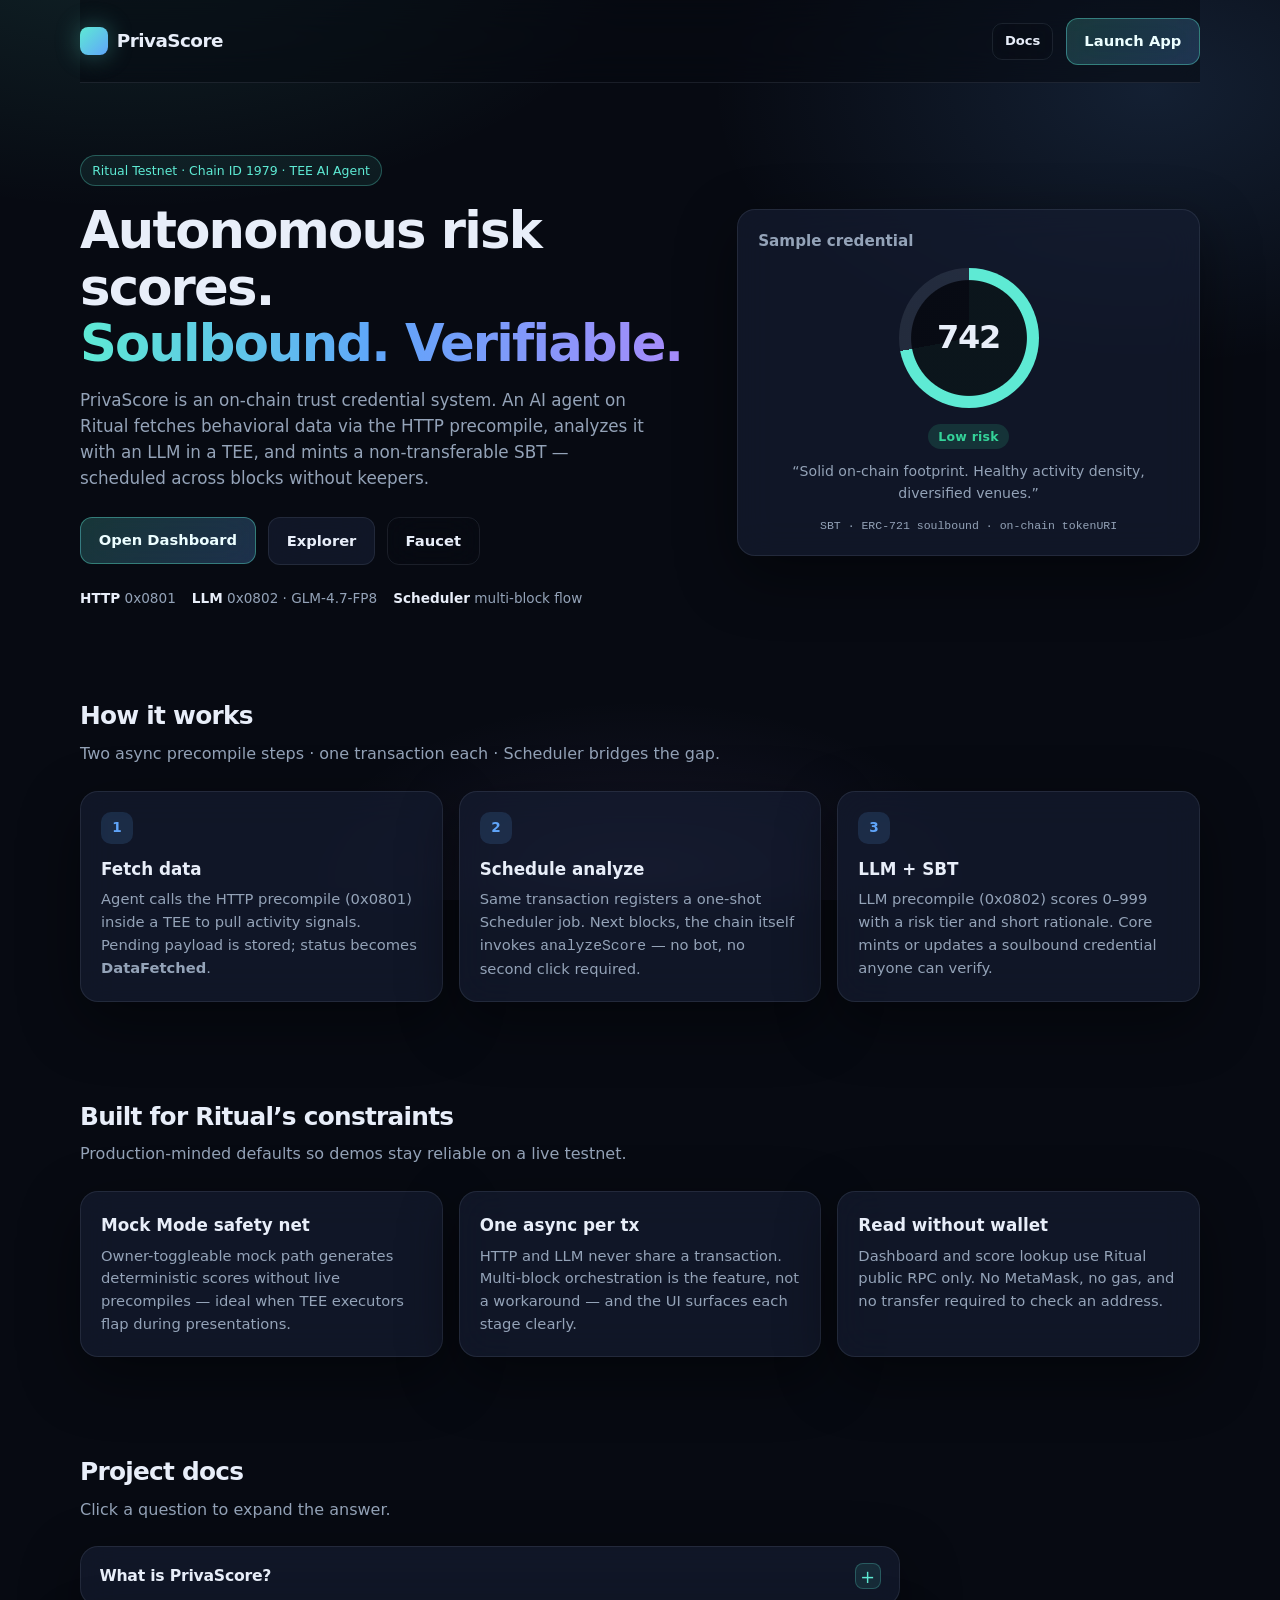
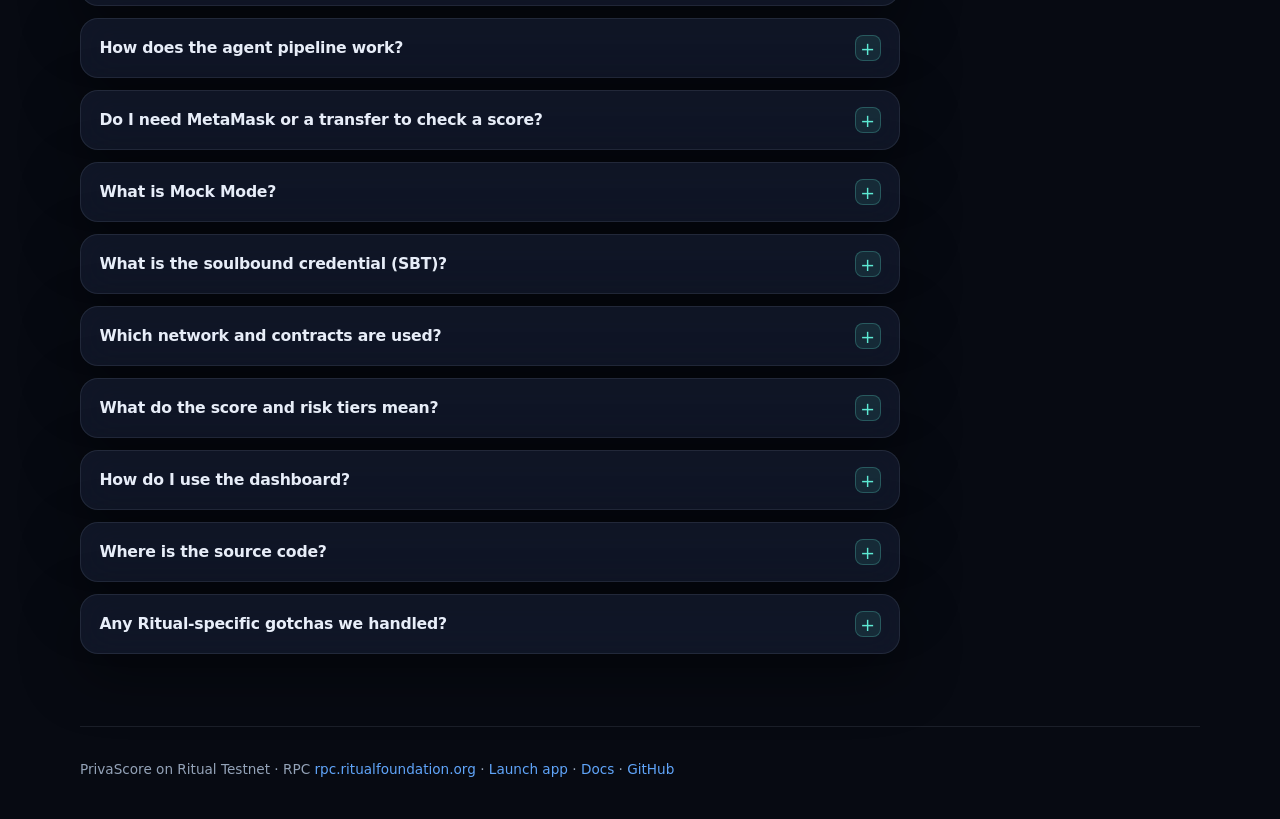
<file: frontend/index.html>
<!DOCTYPE html>
<html lang="en">
  <head>
    <meta charset="UTF-8" />
    <meta name="viewport" content="width=device-width, initial-scale=1" />
    <meta
      name="description"
      content="PrivaScore — autonomous on-chain risk & trust credentials powered by Ritual AI precompiles."
    />
    <title>PrivaScore · Ritual Testnet</title>
    <link rel="stylesheet" href="css/style.css" />
  </head>
  <body>
    <div class="container">
      <nav class="nav" aria-label="Primary">
        <div class="logo">
          <span class="logo-mark" aria-hidden="true"></span>
          PrivaScore
        </div>
        <div class="nav-actions">
          <a class="btn btn-ghost btn-sm" href="#docs">Docs</a>
          <a class="btn btn-primary" href="app.html">Launch App</a>
        </div>
      </nav>

      <header class="hero">
        <div>
          <div class="badge">Ritual Testnet · Chain ID 1979 · TEE AI Agent</div>
          <h1>
            Autonomous risk scores.<br />
            <span>Soulbound. Verifiable.</span>
          </h1>
          <p class="lead">
            PrivaScore is an on-chain trust credential system. An AI agent on Ritual fetches
            behavioral data via the HTTP precompile, analyzes it with an LLM in a TEE, and
            mints a non-transferable SBT — scheduled across blocks without keepers.
          </p>
          <div class="cta-row">
            <a class="btn btn-primary" href="app.html">Open Dashboard</a>
            <a class="btn" href="https://explorer.ritualfoundation.org" target="_blank" rel="noopener">Explorer</a>
            <a class="btn btn-ghost" href="https://faucet.ritualfoundation.org" target="_blank" rel="noopener">Faucet</a>
          </div>
          <div class="meta-row">
            <span><strong>HTTP</strong> 0x0801</span>
            <span><strong>LLM</strong> 0x0802 · GLM-4.7-FP8</span>
            <span><strong>Scheduler</strong> multi-block flow</span>
          </div>
        </div>
        <aside class="glass preview-card" aria-label="Sample credential">
          <h3>Sample credential</h3>
          <div class="score-ring" style="--p: 74">
            <strong>742</strong>
          </div>
          <div style="text-align: center; margin-bottom: 0.75rem">
            <span class="tier-pill tier-low">Low risk</span>
          </div>
          <p class="muted" style="font-size: 0.88rem; text-align: center">
            “Solid on-chain footprint. Healthy activity density, diversified venues.”
          </p>
          <p class="muted mono" style="font-size: 0.72rem; text-align: center; margin-top: 0.75rem">
            SBT · ERC-721 soulbound · on-chain tokenURI
          </p>
        </aside>
      </header>

      <section class="section">
        <h2>How it works</h2>
        <p class="sub">Two async precompile steps · one transaction each · Scheduler bridges the gap.</p>
        <div class="grid-3">
          <article class="glass step-card">
            <div class="step-num">1</div>
            <h3>Fetch data</h3>
            <p>
              Agent calls the HTTP precompile (0x0801) inside a TEE to pull activity signals.
              Pending payload is stored; status becomes <strong>DataFetched</strong>.
            </p>
          </article>
          <article class="glass step-card">
            <div class="step-num">2</div>
            <h3>Schedule analyze</h3>
            <p>
              Same transaction registers a one-shot Scheduler job. Next blocks, the chain
              itself invokes <code>analyzeScore</code> — no bot, no second click required.
            </p>
          </article>
          <article class="glass step-card">
            <div class="step-num">3</div>
            <h3>LLM + SBT</h3>
            <p>
              LLM precompile (0x0802) scores 0–999 with a risk tier and short rationale.
              Core mints or updates a soulbound credential anyone can verify.
            </p>
          </article>
        </div>
      </section>

      <section class="section">
        <h2>Built for Ritual’s constraints</h2>
        <p class="sub">Production-minded defaults so demos stay reliable on a live testnet.</p>
        <div class="grid-3">
          <article class="glass step-card">
            <h3>Mock Mode safety net</h3>
            <p>
              Owner-toggleable mock path generates deterministic scores without live precompiles —
              ideal when TEE executors flap during presentations.
            </p>
          </article>
          <article class="glass step-card">
            <h3>One async per tx</h3>
            <p>
              HTTP and LLM never share a transaction. Multi-block orchestration is the feature,
              not a workaround — and the UI surfaces each stage clearly.
            </p>
          </article>
          <article class="glass step-card">
            <h3>Read without wallet</h3>
            <p>
              Dashboard and score lookup use Ritual public RPC only. No MetaMask, no gas, and no
              transfer required to check an address.
            </p>
          </article>
        </div>
      </section>

      <section class="section docs-section" id="docs">
        <h2>Project docs</h2>
        <p class="sub">Click a question to expand the answer.</p>

        <div class="faq-list" role="list">
          <details class="faq-item glass" role="listitem">
            <summary>What is PrivaScore?</summary>
            <div class="faq-body">
              <p>
                PrivaScore is an on-chain risk &amp; trust scoring system built for
                <strong>Ritual Testnet</strong> (chain ID <strong>1979</strong>). It turns wallet
                activity signals into a score from <strong>0–999</strong>, a risk tier
                (Low / Medium / High), and a short reasoning string that anyone can verify.
              </p>
            </div>
          </details>

          <details class="faq-item glass" role="listitem">
            <summary>How does the agent pipeline work?</summary>
            <div class="faq-body">
              <p>The smart-contract agent is designed as a multi-step Ritual flow:</p>
              <ol>
                <li><strong>Fetch</strong> — HTTP precompile <code>0x0801</code> pulls external data in a TEE.</li>
                <li><strong>Schedule</strong> — Scheduler system contract queues the next step (no keeper bots).</li>
                <li><strong>Analyze</strong> — LLM precompile <code>0x0802</code> (model <code>zai-org/GLM-4.7-FP8</code>) returns score + tier + reasoning.</li>
                <li><strong>Settle</strong> — <code>PrivaScoreCore</code> records the result and mints/updates a soulbound SBT.</li>
              </ol>
              <p>
                Ritual allows only <strong>one short-running async precompile per transaction</strong>,
                so HTTP and LLM are never called in the same tx.
              </p>
            </div>
          </details>

          <details class="faq-item glass" role="listitem">
            <summary>Do I need MetaMask or a transfer to check a score?</summary>
            <div class="faq-body">
              <p>
                <strong>No.</strong> On the dashboard, paste any wallet address and click
                <strong>Check Score</strong>. Lookup is fully <strong>read-only</strong> over
                <code>https://rpc.ritualfoundation.org</code>. If you never connect a wallet, the app
                never sends a transaction and never spends gas.
              </p>
            </div>
          </details>

          <details class="faq-item glass" role="listitem">
            <summary>What is Mock Mode?</summary>
            <div class="faq-body">
              <p>
                Mock Mode is an owner-toggle on the agent contract. When enabled, HTTP/LLM precompiles
                are simulated on-chain with deterministic data so demos stay stable if TEE executors
                are flaky. Production demos can keep Mock Mode on as a safety net while still using
                real contracts, events, and SBT minting.
              </p>
            </div>
          </details>

          <details class="faq-item glass" role="listitem">
            <summary>What is the soulbound credential (SBT)?</summary>
            <div class="faq-body">
              <p>
                Each settled address can receive a non-transferable ERC-721 credential from
                <code>PrivaScoreCore</code>. Transfers, approvals, and sales are blocked. Metadata is
                returned via on-chain <code>tokenURI</code> (base64 JSON) so explorers can show score
                and tier without an off-chain metadata server.
              </p>
            </div>
          </details>

          <details class="faq-item glass" role="listitem">
            <summary>Which network and contracts are used?</summary>
            <div class="faq-body">
              <ul>
                <li><strong>Network:</strong> Ritual Testnet · Chain ID <code>1979</code></li>
                <li><strong>RPC:</strong> <code>https://rpc.ritualfoundation.org</code></li>
                <li><strong>Explorer:</strong> <a href="https://explorer.ritualfoundation.org" target="_blank" rel="noopener">explorer.ritualfoundation.org</a></li>
                <li><strong>Faucet:</strong> <a href="https://faucet.ritualfoundation.org" target="_blank" rel="noopener">faucet.ritualfoundation.org</a></li>
                <li><strong>PrivaScoreCore:</strong> <code class="mono break">0xcD3bDa961f452D35420042f5c05685Cad9DfDa33</code></li>
                <li><strong>PrivaScoreAgent:</strong> <code class="mono break">0x9f8A3Fd04bC40a593936B4dfD8798B89Ae1487c5</code></li>
                <li><strong>PrivaToken:</strong> <code class="mono break">0xd66a39bC33354EC20fC03673D3835eC5C50aE42d</code></li>
              </ul>
              <p>
                System contracts (pre-deployed on Ritual): Scheduler
                <code class="mono">0x56e776…D58B</code>, RitualWallet
                <code class="mono">0x532F0d…3948</code>, AsyncDelivery
                <code class="mono">0x5A1621…39F6</code>.
              </p>
            </div>
          </details>

          <details class="faq-item glass" role="listitem">
            <summary>What do the score and risk tiers mean?</summary>
            <div class="faq-body">
              <ul>
                <li><strong>Score:</strong> integer <code>0–999</code> (higher = stronger trust signals in the demo model).</li>
                <li><strong>Tier 0 · Low:</strong> typically score &lt; 333 — healthier activity profile.</li>
                <li><strong>Tier 1 · Medium:</strong> 333–665 — mixed behavioral signals.</li>
                <li><strong>Tier 2 · High:</strong> ≥ 666 — elevated anomaly / short-tenure risk.</li>
              </ul>
              <p>
                Tier thresholds are applied on-chain when parsing LLM or mock output. Reasoning is a
                short human-readable summary stored with the score record.
              </p>
            </div>
          </details>

          <details class="faq-item glass" role="listitem">
            <summary>How do I use the dashboard?</summary>
            <div class="faq-body">
              <ol>
                <li>Open the <a href="app.html">app dashboard</a>.</li>
                <li>Paste a wallet address, or click <strong>Use</strong> on the leaderboard.</li>
                <li>Click <strong>Check Score</strong> (or press Enter).</li>
                <li>Watch the 1 → 2 → 3 pipeline animation, then read the score, tier, and reasoning.</li>
              </ol>
              <p>
                Leaderboard mixes live on-chain settlements with sample rows for a fuller demo board.
                No wallet connection is required for lookup.
              </p>
            </div>
          </details>

          <details class="faq-item glass" role="listitem">
            <summary>Where is the source code?</summary>
            <div class="faq-body">
              <p>
                The full stack (Foundry contracts, tests, deploy scripts, and static frontend) lives on
                GitHub:
                <a href="https://github.com/ptc123456/privascore-ritual" target="_blank" rel="noopener">
                  github.com/ptc123456/privascore-ritual
                </a>.
              </p>
              <p>
                For Ritual developer references see
                <a href="https://docs.ritualfoundation.org" target="_blank" rel="noopener">docs.ritualfoundation.org</a>
                and the
                <a href="https://github.com/ritual-foundation/ritual-dapp-skills" target="_blank" rel="noopener">ritual-dapp-skills</a>
                repository.
              </p>
            </div>
          </details>

          <details class="faq-item glass" role="listitem">
            <summary>Any Ritual-specific gotchas we handled?</summary>
            <div class="faq-body">
              <ul>
                <li>Priority fee must be ≥ <strong>1 gwei</strong> or txs can vanish silently.</li>
                <li>Do not use <code>--legacy</code> transactions on Ritual.</li>
                <li><code>block.timestamp</code> is in <strong>milliseconds</strong> on Ritual.</li>
                <li>Precompile mocks must use <code>fallback</code> (avoid double ABI-encoding).</li>
                <li>LLM requests must include <code>convoHistory</code> (empty tuple is valid).</li>
                <li>AsyncDelivery callbacks must verify <code>msg.sender == AsyncDelivery</code>.</li>
              </ul>
            </div>
          </details>
        </div>
      </section>

      <footer class="footer">
        <p>
          PrivaScore on Ritual Testnet · RPC
          <a href="https://rpc.ritualfoundation.org">rpc.ritualfoundation.org</a>
          ·
          <a href="app.html">Launch app</a>
          ·
          <a href="#docs">Docs</a>
          ·
          <a href="https://github.com/ptc123456/privascore-ritual" target="_blank" rel="noopener">GitHub</a>
        </p>
      </footer>
    </div>
    <script>
      // Accordion: only one open FAQ at a time (optional UX polish)
      document.querySelectorAll(".faq-item").forEach((item) => {
        item.addEventListener("toggle", () => {
          if (!item.open) return;
          document.querySelectorAll(".faq-item").forEach((other) => {
            if (other !== item) other.open = false;
          });
        });
      });
    </script>
  </body>
</html>
</file>
<file: frontend/css/style.css>
:root {
  --bg: #070a12;
  --bg-elevated: rgba(16, 22, 38, 0.72);
  --bg-card: rgba(22, 30, 52, 0.65);
  --border: rgba(148, 163, 184, 0.14);
  --border-strong: rgba(99, 179, 237, 0.35);
  --text: #e8eef9;
  --muted: #94a3b8;
  --accent: #5eead4;
  --accent-2: #60a5fa;
  --accent-3: #a78bfa;
  --danger: #fb7185;
  --warn: #fbbf24;
  --ok: #34d399;
  --glass: blur(18px);
  --radius: 18px;
  --shadow: 0 20px 60px rgba(0, 0, 0, 0.45);
  --font: "Segoe UI", ui-sans-serif, system-ui, -apple-system, sans-serif;
  --mono: ui-monospace, "Cascadia Code", "SF Mono", Menlo, Consolas, monospace;
}

* { box-sizing: border-box; margin: 0; padding: 0; }
html { scroll-behavior: smooth; }
body {
  font-family: var(--font);
  background: var(--bg);
  color: var(--text);
  min-height: 100vh;
  line-height: 1.55;
  overflow-x: hidden;
}
body::before {
  content: "";
  position: fixed;
  inset: 0;
  z-index: -1;
  background:
    radial-gradient(900px 500px at 10% -10%, rgba(94, 234, 212, 0.12), transparent 60%),
    radial-gradient(800px 500px at 90% 10%, rgba(96, 165, 250, 0.14), transparent 55%),
    radial-gradient(700px 400px at 50% 100%, rgba(167, 139, 250, 0.1), transparent 50%),
    var(--bg);
}

a { color: var(--accent); text-decoration: none; }
a:hover { text-decoration: underline; }

.container { width: min(1120px, 92vw); margin: 0 auto; }

/* Nav */
.nav {
  display: flex;
  align-items: center;
  justify-content: space-between;
  padding: 1.1rem 0;
  position: sticky;
  top: 0;
  z-index: 20;
  backdrop-filter: var(--glass);
  background: rgba(7, 10, 18, 0.55);
  border-bottom: 1px solid var(--border);
}
.logo {
  font-weight: 700;
  letter-spacing: -0.03em;
  font-size: 1.15rem;
  display: flex;
  align-items: center;
  gap: 0.55rem;
}
.logo-mark {
  width: 28px; height: 28px; border-radius: 8px;
  background: linear-gradient(135deg, var(--accent), var(--accent-2));
  box-shadow: 0 0 24px rgba(94, 234, 212, 0.35);
}
.nav-actions { display: flex; gap: 0.75rem; align-items: center; }

/* Buttons */
.btn {
  appearance: none;
  border: 1px solid var(--border);
  background: var(--bg-card);
  color: var(--text);
  border-radius: 12px;
  padding: 0.7rem 1.1rem;
  font-weight: 600;
  font-size: 0.92rem;
  cursor: pointer;
  transition: transform 120ms ease-out, border-color 120ms, background 120ms, box-shadow 120ms;
  backdrop-filter: var(--glass);
}
.btn:hover { border-color: var(--border-strong); transform: translateY(-1px); }
.btn:active { transform: scale(0.97); }
.btn:disabled { opacity: 0.5; cursor: not-allowed; transform: none; }
.btn-primary {
  background: linear-gradient(135deg, rgba(94, 234, 212, 0.2), rgba(96, 165, 250, 0.25));
  border-color: rgba(94, 234, 212, 0.4);
  color: #ecfeff;
}
.btn-primary:hover { box-shadow: 0 8px 28px rgba(94, 234, 212, 0.18); }
.btn-ghost { background: transparent; }
.btn-sm { padding: 0.45rem 0.75rem; font-size: 0.82rem; border-radius: 10px; }

/* Hero / landing */
.hero {
  padding: 4.5rem 0 3rem;
  display: grid;
  grid-template-columns: 1.2fr 0.9fr;
  gap: 2.5rem;
  align-items: center;
}
@media (max-width: 860px) {
  .hero { grid-template-columns: 1fr; padding-top: 2.5rem; }
}
.badge {
  display: inline-flex;
  gap: 0.4rem;
  align-items: center;
  font-size: 0.78rem;
  color: var(--accent);
  border: 1px solid rgba(94, 234, 212, 0.3);
  background: rgba(94, 234, 212, 0.08);
  padding: 0.3rem 0.7rem;
  border-radius: 999px;
  margin-bottom: 1rem;
}
.hero h1 {
  font-size: clamp(2.1rem, 4.5vw, 3.2rem);
  line-height: 1.1;
  letter-spacing: -0.035em;
  margin-bottom: 1rem;
}
.hero h1 span {
  background: linear-gradient(90deg, var(--accent), var(--accent-2), var(--accent-3));
  -webkit-background-clip: text;
  background-clip: text;
  color: transparent;
}
.lead { color: var(--muted); font-size: 1.05rem; max-width: 36rem; margin-bottom: 1.6rem; }
.cta-row { display: flex; flex-wrap: wrap; gap: 0.75rem; margin-bottom: 1.5rem; }
.meta-row { display: flex; flex-wrap: wrap; gap: 1rem; color: var(--muted); font-size: 0.85rem; }
.meta-row strong { color: var(--text); font-weight: 600; }

.glass {
  background: var(--bg-card);
  border: 1px solid var(--border);
  border-radius: var(--radius);
  backdrop-filter: var(--glass);
  box-shadow: var(--shadow);
}
.preview-card { padding: 1.25rem; }
.preview-card h3 { font-size: 0.95rem; margin-bottom: 0.9rem; color: var(--muted); font-weight: 600; }
.score-ring {
  width: 140px; height: 140px; margin: 0.5rem auto 1rem;
  border-radius: 50%;
  display: grid; place-items: center;
  background:
    radial-gradient(circle at center, rgba(7,10,18,0.95) 58%, transparent 59%),
    conic-gradient(var(--accent) 0 72%, rgba(148,163,184,0.15) 0);
}
.score-ring strong { font-size: 2rem; letter-spacing: -0.04em; }
.tier-pill {
  display: inline-block;
  padding: 0.2rem 0.65rem;
  border-radius: 999px;
  font-size: 0.78rem;
  font-weight: 700;
  letter-spacing: 0.02em;
}
.tier-low { background: rgba(52, 211, 153, 0.15); color: var(--ok); }
.tier-med { background: rgba(251, 191, 36, 0.15); color: var(--warn); }
.tier-high { background: rgba(251, 113, 133, 0.15); color: var(--danger); }

/* Steps */
.section { padding: 2.5rem 0 3.5rem; }
.section h2 {
  font-size: 1.55rem;
  letter-spacing: -0.03em;
  margin-bottom: 0.4rem;
}
.section .sub { color: var(--muted); margin-bottom: 1.5rem; }
.grid-3 {
  display: grid;
  grid-template-columns: repeat(3, 1fr);
  gap: 1rem;
}
@media (max-width: 800px) { .grid-3 { grid-template-columns: 1fr; } }
.step-card { padding: 1.25rem; }
.step-num {
  width: 32px; height: 32px; border-radius: 10px;
  display: grid; place-items: center;
  font-weight: 700; font-size: 0.85rem;
  background: rgba(96, 165, 250, 0.15);
  color: var(--accent-2);
  margin-bottom: 0.75rem;
}
.step-card h3 { font-size: 1.05rem; margin-bottom: 0.4rem; }
.step-card p { color: var(--muted); font-size: 0.92rem; }

/* App layout */
.app-shell { padding: 1.5rem 0 3rem; }
.app-header {
  display: flex; flex-wrap: wrap; gap: 1rem;
  justify-content: space-between; align-items: flex-start;
  margin-bottom: 1.25rem;
}
.status-bar {
  display: flex; flex-wrap: wrap; gap: 0.5rem; align-items: center;
  font-size: 0.82rem; color: var(--muted);
}
.dot {
  width: 8px; height: 8px; border-radius: 50%;
  background: var(--muted); display: inline-block;
}
.dot.on { background: var(--ok); box-shadow: 0 0 10px rgba(52,211,153,0.6); }
.dot.warn { background: var(--warn); }
.dot.off { background: var(--danger); }

.panel-grid {
  display: grid;
  grid-template-columns: 1.1fr 0.9fr;
  gap: 1rem;
}
@media (max-width: 900px) { .panel-grid { grid-template-columns: 1fr; } }
.panel { padding: 1.25rem; }
.panel h2 { font-size: 1.05rem; margin-bottom: 0.85rem; letter-spacing: -0.02em; }

.field { margin-bottom: 0.9rem; }
.field label {
  display: block; font-size: 0.8rem; color: var(--muted);
  margin-bottom: 0.35rem; font-weight: 600;
}
.field input, .field select {
  width: 100%;
  background: rgba(7, 10, 18, 0.55);
  border: 1px solid var(--border);
  border-radius: 12px;
  color: var(--text);
  padding: 0.75rem 0.9rem;
  font-family: var(--mono);
  font-size: 0.88rem;
  outline: none;
}
.field input:focus, .field select:focus {
  border-color: var(--border-strong);
  box-shadow: 0 0 0 3px rgba(96, 165, 250, 0.15);
}
.row-actions { display: flex; flex-wrap: wrap; gap: 0.55rem; }

/* Pipeline */
.pipeline {
  display: grid;
  gap: 0.55rem;
  margin: 1rem 0;
}
.pipe-step {
  display: grid;
  grid-template-columns: 28px 1fr auto;
  gap: 0.7rem;
  align-items: center;
  padding: 0.7rem 0.85rem;
  border-radius: 12px;
  border: 1px solid var(--border);
  background: rgba(7, 10, 18, 0.35);
  font-size: 0.9rem;
  transition: border-color 120ms ease-out, background 120ms ease-out, transform 100ms ease-out;
}
.pipe-step .idx {
  width: 28px; height: 28px; border-radius: 8px;
  display: grid; place-items: center;
  font-size: 0.75rem; font-weight: 700;
  background: rgba(148,163,184,0.12);
  color: var(--muted);
}
.pipe-step.active {
  border-color: rgba(96, 165, 250, 0.45);
  background: rgba(96, 165, 250, 0.08);
  transform: scale(1.01);
}
.pipe-step.done {
  border-color: rgba(52, 211, 153, 0.35);
  background: rgba(52, 211, 153, 0.07);
}
.pipe-step.done .idx, .pipe-step.active .idx {
  background: rgba(94, 234, 212, 0.18);
  color: var(--accent);
}
.pipe-step.failed {
  border-color: rgba(251, 113, 133, 0.45);
  background: rgba(251, 113, 133, 0.08);
}
.pipe-step.failed .idx {
  background: rgba(251, 113, 133, 0.2);
  color: var(--danger);
}
.pipe-step.failed .state { color: var(--danger); }
.pipe-step .state { font-size: 0.75rem; color: var(--muted); font-weight: 600; }

/* Result */
.result-box {
  margin-top: 1rem;
  padding: 1rem;
  border-radius: 14px;
  border: 1px dashed var(--border);
  min-height: 120px;
  transition: opacity 150ms ease-out;
}

/* Mint certificate panel */
.mint-panel {
  margin-top: 1.15rem;
  padding: 1.15rem 1.2rem;
  border-radius: 14px;
  border: 1px solid rgba(94, 234, 212, 0.22);
  background: linear-gradient(
    145deg,
    rgba(94, 234, 212, 0.07),
    rgba(96, 165, 250, 0.06)
  );
}
.mint-panel-head {
  display: flex;
  flex-wrap: wrap;
  align-items: center;
  justify-content: space-between;
  gap: 0.5rem;
  margin-bottom: 0.45rem;
}
.mint-panel-head h3 {
  font-size: 1rem;
  letter-spacing: -0.02em;
  font-weight: 700;
}
.mint-badge {
  font-size: 0.72rem;
  font-weight: 700;
  letter-spacing: 0.04em;
  padding: 0.25rem 0.55rem;
  border-radius: 999px;
  color: var(--ok);
  background: rgba(52, 211, 153, 0.12);
  border: 1px solid rgba(52, 211, 153, 0.35);
}
.mint-desc {
  font-size: 0.85rem;
  margin-bottom: 0.9rem;
}
.mint-gate,
.mint-ready {
  display: flex;
  flex-direction: column;
  gap: 0.65rem;
}
.mint-gate[hidden],
.mint-ready[hidden] {
  display: none !important;
}
.mint-status {
  margin-top: 0.75rem;
  font-size: 0.85rem;
  min-height: 1.2em;
}
.mint-status.ok { color: var(--ok); }
.mint-status.err { color: var(--danger); }
.mint-status a { color: var(--accent-2); }
.result-score {
  font-size: 2.4rem;
  font-weight: 700;
  letter-spacing: -0.04em;
  line-height: 1;
  transition: transform 150ms ease-out;
}
.result-meta { color: var(--muted); font-size: 0.88rem; margin-top: 0.5rem; }
.reasoning {
  margin-top: 0.75rem;
  padding: 0.75rem;
  border-radius: 10px;
  background: rgba(7,10,18,0.45);
  color: var(--text);
  font-size: 0.9rem;
}

/* Leaderboard / showcase */
.lb-scroll {
  max-height: 520px;
  overflow: auto;
  margin: 0 -0.15rem;
  padding-right: 0.15rem;
}
.table {
  width: 100%;
  border-collapse: collapse;
  font-size: 0.88rem;
}
.table th, .table td {
  text-align: left;
  padding: 0.65rem 0.4rem;
  border-bottom: 1px solid var(--border);
}
.table th {
  color: var(--muted);
  font-weight: 600;
  font-size: 0.78rem;
  position: sticky;
  top: 0;
  background: rgba(16, 22, 38, 0.95);
  z-index: 1;
}
.addr { font-family: var(--mono); font-size: 0.8rem; white-space: nowrap; }
.rank { font-family: var(--mono); font-size: 0.75rem; width: 2.2rem; }
.note-cell { max-width: 14rem; }
.row-live td { background: rgba(52, 211, 153, 0.04); }
.row-more td { border-bottom: none; font-size: 0.8rem; letter-spacing: 0.02em; }
.lb-badge {
  display: inline-block;
  font-size: 0.62rem;
  font-weight: 700;
  letter-spacing: 0.04em;
  padding: 0.1rem 0.35rem;
  border-radius: 6px;
  vertical-align: middle;
  margin-left: 0.25rem;
  font-family: var(--font);
}
.lb-badge.live {
  background: rgba(52, 211, 153, 0.16);
  color: var(--ok);
  border: 1px solid rgba(52, 211, 153, 0.35);
}
.lb-badge.demo {
  background: rgba(148, 163, 184, 0.12);
  color: var(--muted);
  border: 1px solid var(--border);
}
.muted { color: var(--muted); }
.mono { font-family: var(--mono); }

.log {
  margin-top: 1rem;
  max-height: 160px;
  overflow: auto;
  font-family: var(--mono);
  font-size: 0.75rem;
  color: var(--muted);
  background: rgba(7,10,18,0.45);
  border-radius: 10px;
  padding: 0.75rem;
  white-space: pre-wrap;
}

/* Docs / FAQ accordion */
.docs-section { scroll-margin-top: 5rem; }
.faq-list {
  display: grid;
  gap: 0.75rem;
  max-width: 820px;
}
.faq-item {
  padding: 0;
  overflow: hidden;
  transition: border-color 150ms ease-out, box-shadow 150ms ease-out;
}
.faq-item[open] {
  border-color: var(--border-strong);
  box-shadow: 0 12px 40px rgba(0, 0, 0, 0.28);
}
.faq-item summary {
  list-style: none;
  cursor: pointer;
  padding: 1rem 1.15rem;
  font-weight: 600;
  font-size: 0.98rem;
  letter-spacing: -0.015em;
  display: flex;
  align-items: center;
  justify-content: space-between;
  gap: 1rem;
  user-select: none;
  transition: background 120ms ease-out;
}
.faq-item summary::-webkit-details-marker { display: none; }
.faq-item summary::after {
  content: "+";
  flex-shrink: 0;
  width: 1.5rem;
  height: 1.5rem;
  border-radius: 8px;
  display: grid;
  place-items: center;
  font-size: 1.1rem;
  font-weight: 500;
  color: var(--accent);
  background: rgba(94, 234, 212, 0.1);
  border: 1px solid rgba(94, 234, 212, 0.25);
  transition: transform 150ms ease-out, background 150ms ease-out;
}
.faq-item[open] summary::after {
  content: "−";
  background: rgba(96, 165, 250, 0.12);
  border-color: rgba(96, 165, 250, 0.35);
  color: var(--accent-2);
}
.faq-item summary:hover {
  background: rgba(255, 255, 255, 0.03);
}
.faq-item summary:focus-visible {
  outline: 2px solid var(--accent-2);
  outline-offset: 2px;
}
.faq-body {
  padding: 0 1.15rem 1.15rem;
  color: var(--muted);
  font-size: 0.92rem;
  border-top: 1px solid var(--border);
  padding-top: 0.9rem;
  margin-top: 0;
}
.faq-body p { margin-bottom: 0.65rem; }
.faq-body p:last-child { margin-bottom: 0; }
.faq-body ol,
.faq-body ul {
  margin: 0.4rem 0 0.75rem 1.15rem;
}
.faq-body li { margin-bottom: 0.35rem; }
.faq-body code,
.mono.break {
  font-family: var(--mono);
  font-size: 0.8rem;
  word-break: break-all;
}
.faq-body a { color: var(--accent-2); }

.footer {
  padding: 2rem 0 2.5rem;
  color: var(--muted);
  font-size: 0.85rem;
  border-top: 1px solid var(--border);
  margin-top: 1rem;
}
.footer a { color: var(--accent-2); }

.toast {
  position: fixed;
  bottom: 1.25rem;
  right: 1.25rem;
  z-index: 50;
  padding: 0.85rem 1.1rem;
  border-radius: 12px;
  background: rgba(16, 22, 38, 0.92);
  border: 1px solid var(--border-strong);
  box-shadow: var(--shadow);
  max-width: min(360px, 90vw);
  font-size: 0.88rem;
  transform: translateY(120%);
  opacity: 0;
  transition: transform 200ms ease-out, opacity 200ms;
}
.toast.show { transform: translateY(0); opacity: 1; }

@media (prefers-reduced-motion: reduce) {
  *, *::before, *::after {
    animation-duration: 0.01ms !important;
    transition-duration: 0.01ms !important;
  }
}
</file>
